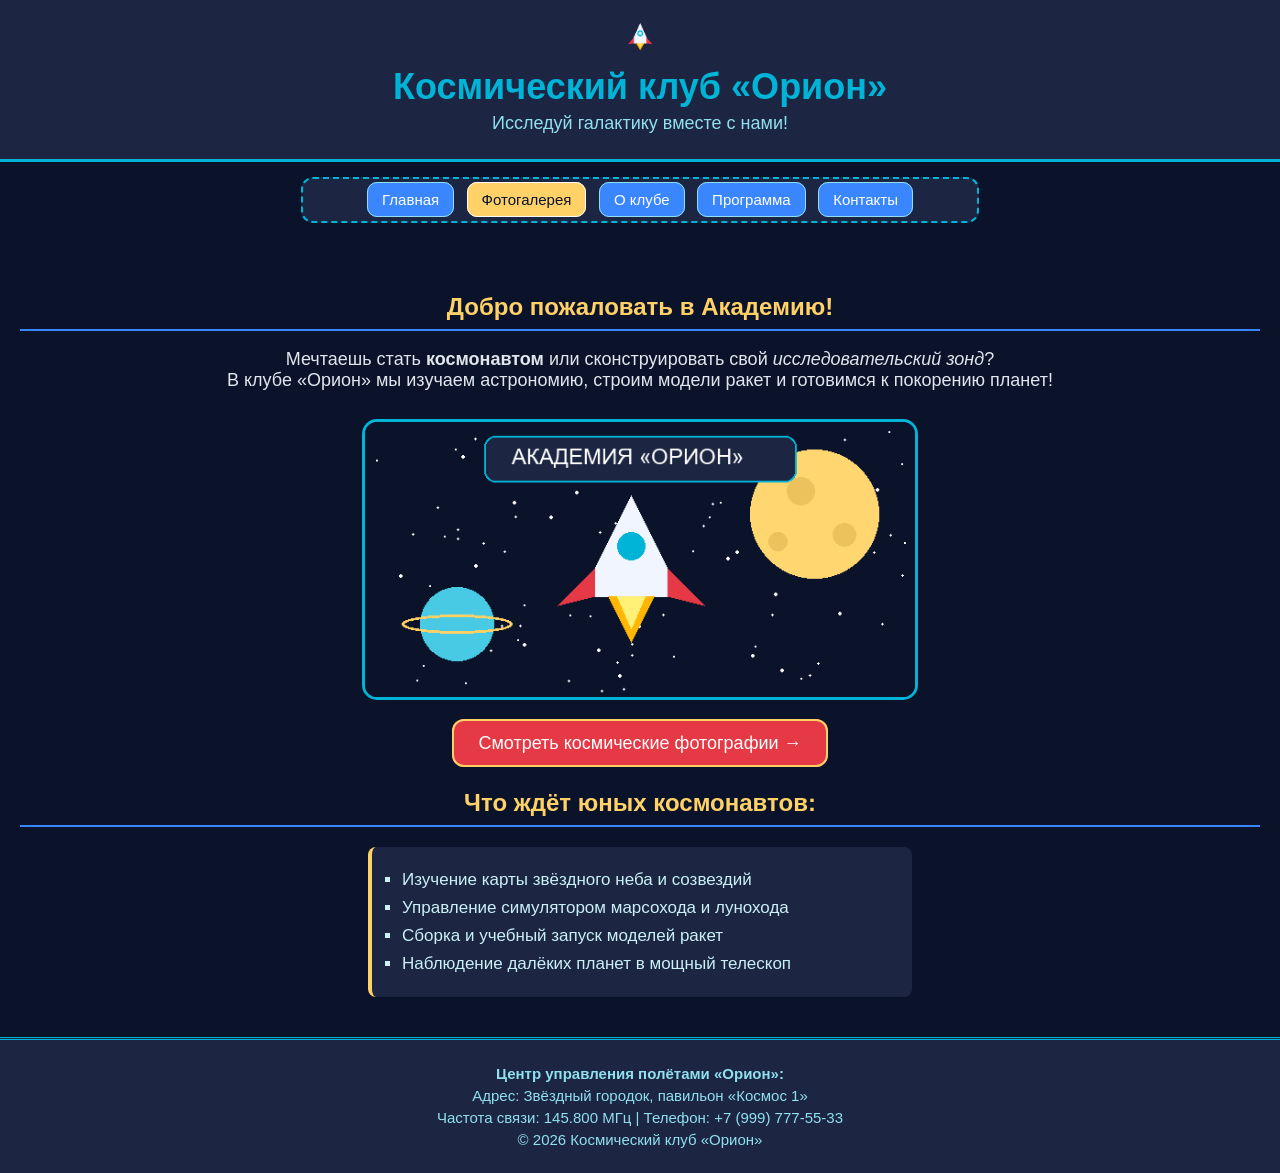
<file: index.html>
<!DOCTYPE html>
<html>
    <head>
        <title>Космический клуб «Орион»</title>
        <link rel="stylesheet" href="style.css" />
    </head>
    <body>
        <header>
            <img class="icon" src="images/logo.png" />
            <h1>Космический клуб «Орион»</h1>
            <p>Исследуй галактику вместе с нами!</p>
        </header>

        <!-- Меню с кнопкой перехода на страницу фото -->
        <nav>
            <a href="index.html">Главная</a>
            <a class="btn-nav" href="photos.html">Фотогалерея</a>
            <a href="#about">О клубе</a>
            <a href="#program">Программа</a>
            <a href="#contacts">Контакты</a>
        </nav>

        <main>
            <h2 id="about">Добро пожаловать в Академию!</h2>
            <p>
                Мечтаешь стать <b>космонавтом</b> или сконструировать свой <i>исследовательский зонд</i>?<br />
                В клубе «Орион» мы изучаем астрономию, строим модели ракет и готовимся к покорению планет!
            </p>

            <p>
                <img class="main-banner" src="images/space_banner.png" />
            </p>

            <!-- Заметная кнопка перехода на вторую страницу -->
            <p>
                <a class="btn-big" href="photos.html">Смотреть космические фотографии &rarr;</a>
            </p>

            <h2 id="program">Что ждёт юных космонавтов:</h2>
            <ul type="square">
                <li>Изучение карты звёздного неба и созвездий</li>
                <li>Управление симулятором марсохода и лунохода</li>
                <li>Сборка и учебный запуск моделей ракет</li>
                <li>Наблюдение далёких планет в мощный телескоп</li>
            </ul>
        </main>

        <footer id="contacts">
            <p><b>Центр управления полётами «Орион»:</b></p>
            <p>Адрес: Звёздный городок, павильон «Космос 1»</p>
            <p>Частота связи: 145.800 МГц | Телефон: +7 (999) 777-55-33</p>
            <p>© 2026 Космический клуб «Орион»</p>
        </footer>
    </body>
</html>
</file>
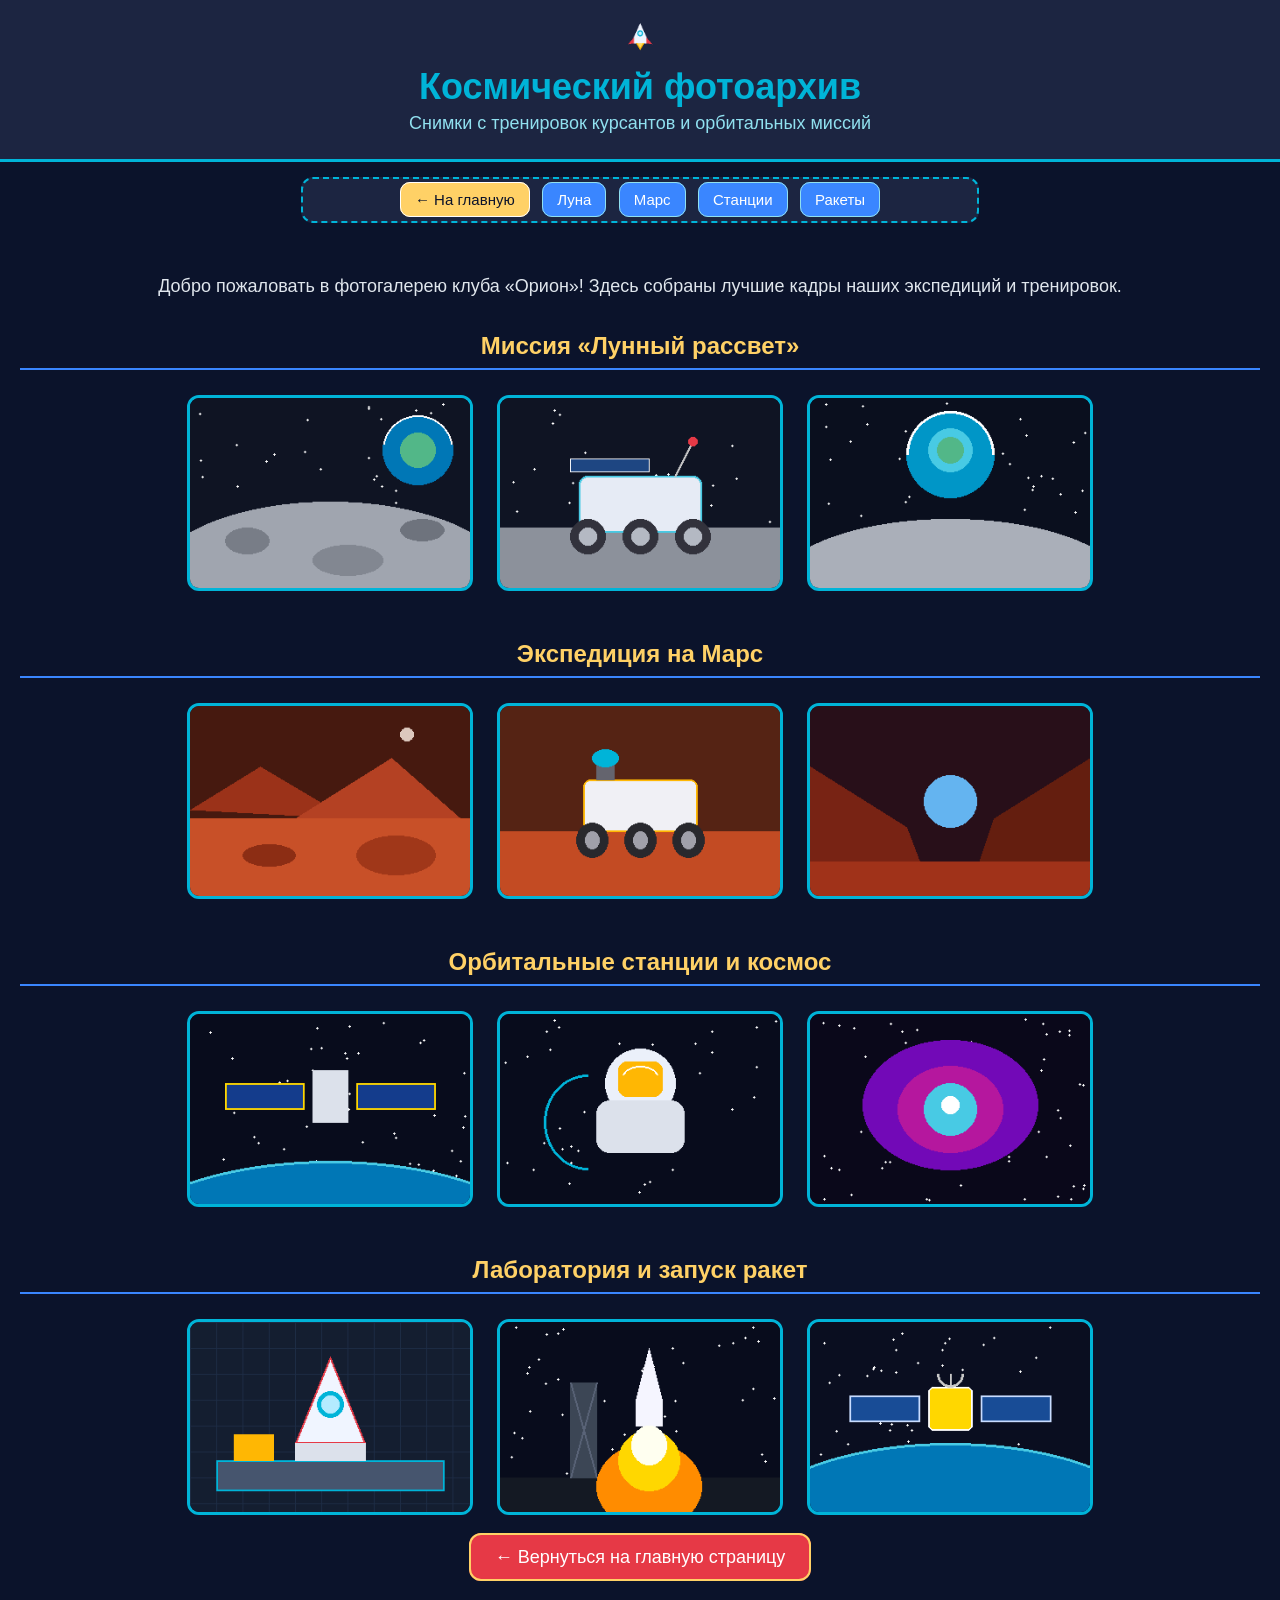
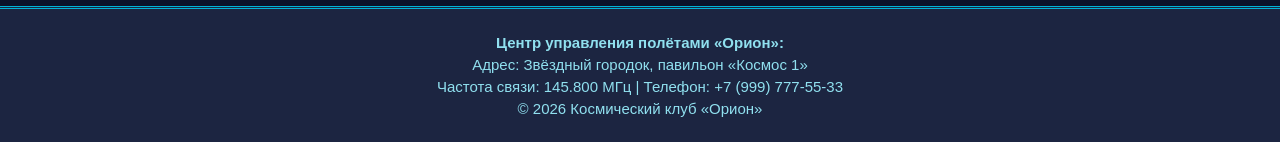
<file: photos.html>
<!DOCTYPE html>
<html>
    <head>
        <title>Фотоархив — Космический клуб «Орион»</title>
        <link rel="stylesheet" href="style.css" />
    </head>
    <body>
        <header>
            <img class="icon" src="images/logo.png" />
            <h1>Космический фотоархив</h1>
            <p>Снимки с тренировок курсантов и орбитальных миссий</p>
        </header>

        <nav>
            <a class="btn-nav" href="index.html">&larr; На главную</a>
            <a href="#moon">Луна</a>
            <a href="#mars">Марс</a>
            <a href="#deep-space">Станции</a>
            <a href="#rockets">Ракеты</a>
        </nav>

        <main>
            <p>
                Добро пожаловать в фотогалерею клуба «Орион»! Здесь собраны лучшие кадры наших экспедиций и тренировок.
            </p>

            <h2 id="moon">Миссия «Лунный рассвет»</h2>
            <img class="gallery-img" src="images/photo_moon1.png" />
            <img class="gallery-img" src="images/photo_moon2.png" />
            <img class="gallery-img" src="images/photo_moon3.png" />

            <h2 id="mars">Экспедиция на Марс</h2>
            <img class="gallery-img" src="images/photo_mars1.png" />
            <img class="gallery-img" src="images/photo_mars2.png" />
            <img class="gallery-img" src="images/photo_mars3.png" />

            <h2 id="deep-space">Орбитальные станции и космос</h2>
            <img class="gallery-img" src="images/photo_space1.png" />
            <img class="gallery-img" src="images/photo_space2.png" />
            <img class="gallery-img" src="images/photo_space3.png" />

            <!-- Новый раздел с фотографиями ракет -->
            <h2 id="rockets">Лаборатория и запуск ракет</h2>
            <img class="gallery-img" src="images/photo_rocket1.png" />
            <img class="gallery-img" src="images/photo_rocket2.png" />
            <img class="gallery-img" src="images/photo_rocket3.png" />

            <p>
                <a class="btn-big" href="index.html">&larr; Вернуться на главную страницу</a>
            </p>
        </main>

        <footer>
            <p><b>Центр управления полётами «Орион»:</b></p>
            <p>Адрес: Звёздный городок, павильон «Космос 1»</p>
            <p>Частота связи: 145.800 МГц | Телефон: +7 (999) 777-55-33</p>
            <p>© 2026 Космический клуб «Орион»</p>
        </footer>
    </body>
</html>
</file>
<file: style.css>
body {
    font-family: sans-serif;
    background-color: #0b132b;
    margin: 0;
    color: #e0e6ed;
}

header {
    background-color: #1c2541;
    text-align: center;
    padding: 20px 10px 20px 10px;
    border-bottom: 3px solid #00b4d8;
}

header h1 {
    color: #00b4d8;
    font-size: 36px;
    margin-top: 10px;
    margin-bottom: 5px;
}

header p {
    color: #90e0ef;
    font-size: 18px;
    margin: 5px;
}

/* Навигация (М4У4, М5У2) */
nav {
    background-color: #1c2541;
    text-align: center;
    padding: 12px;
    margin: 15px auto;
    border: 2px dashed #00b4d8;
    border-radius: 12px;
    width: 650px;
}

nav a {
    text-decoration: none;
    color: white;
    background-color: #3a86ff;
    padding: 8px 14px 8px 14px;
    margin: 4px;
    border-radius: 10px;
    font-size: 15px;
    border: 1px solid #90e0ef;
}

/* Кнопка переключения между страницами */
.btn-nav {
    background-color: #ffd166;
    color: #0b132b;
    border: 1px solid white;
}

main {
    text-align: center;
    padding: 20px;
}

h2 {
    color: #ffd166;
    font-size: 24px;
    margin-top: 35px;
    margin-bottom: 15px;
    border-bottom: 2px solid #3a86ff;
    padding-bottom: 8px;
}

main p {
    font-size: 18px;
    color: #e0e6ed;
}

/* Маркированный список (М5У3, М5У2) */
ul {
    background-color: #1c2541;
    border-left: 4px solid #ffd166;
    border-radius: 8px;
    padding: 15px 30px 15px 30px;
    width: 480px;
    margin: 20px auto;
    text-align: left;
    font-size: 17px;
}

li {
    margin-top: 8px;
    margin-bottom: 8px;
    color: #caf0f8;
}

footer {
    background-color: #1c2541;
    text-align: center;
    padding: 20px;
    border-top: 3px double #00b4d8;
}

footer p {
    color: #90e0ef;
    font-size: 15px;
    margin: 5px;
}

/* Классы */
.icon {
    width: 32px;
    height: 32px;
}

.main-banner {
    width: 550px;
    height: 275px;
    border: 3px solid #00b4d8;
    border-radius: 15px;
    margin: 10px;
}

/* Крупная кнопка перехода */
.btn-big {
    text-decoration: none;
    color: white;
    background-color: #e63946;
    border: 2px solid #ffd166;
    border-radius: 12px;
    padding: 12px 24px 12px 24px;
    font-size: 18px;
    margin: 15px;
}

/* Карточки фотографий в галерее */
.gallery-img {
    width: 280px;
    height: 190px;
    border: 3px solid #00b4d8;
    border-radius: 12px;
    margin: 10px;
}
</file>
